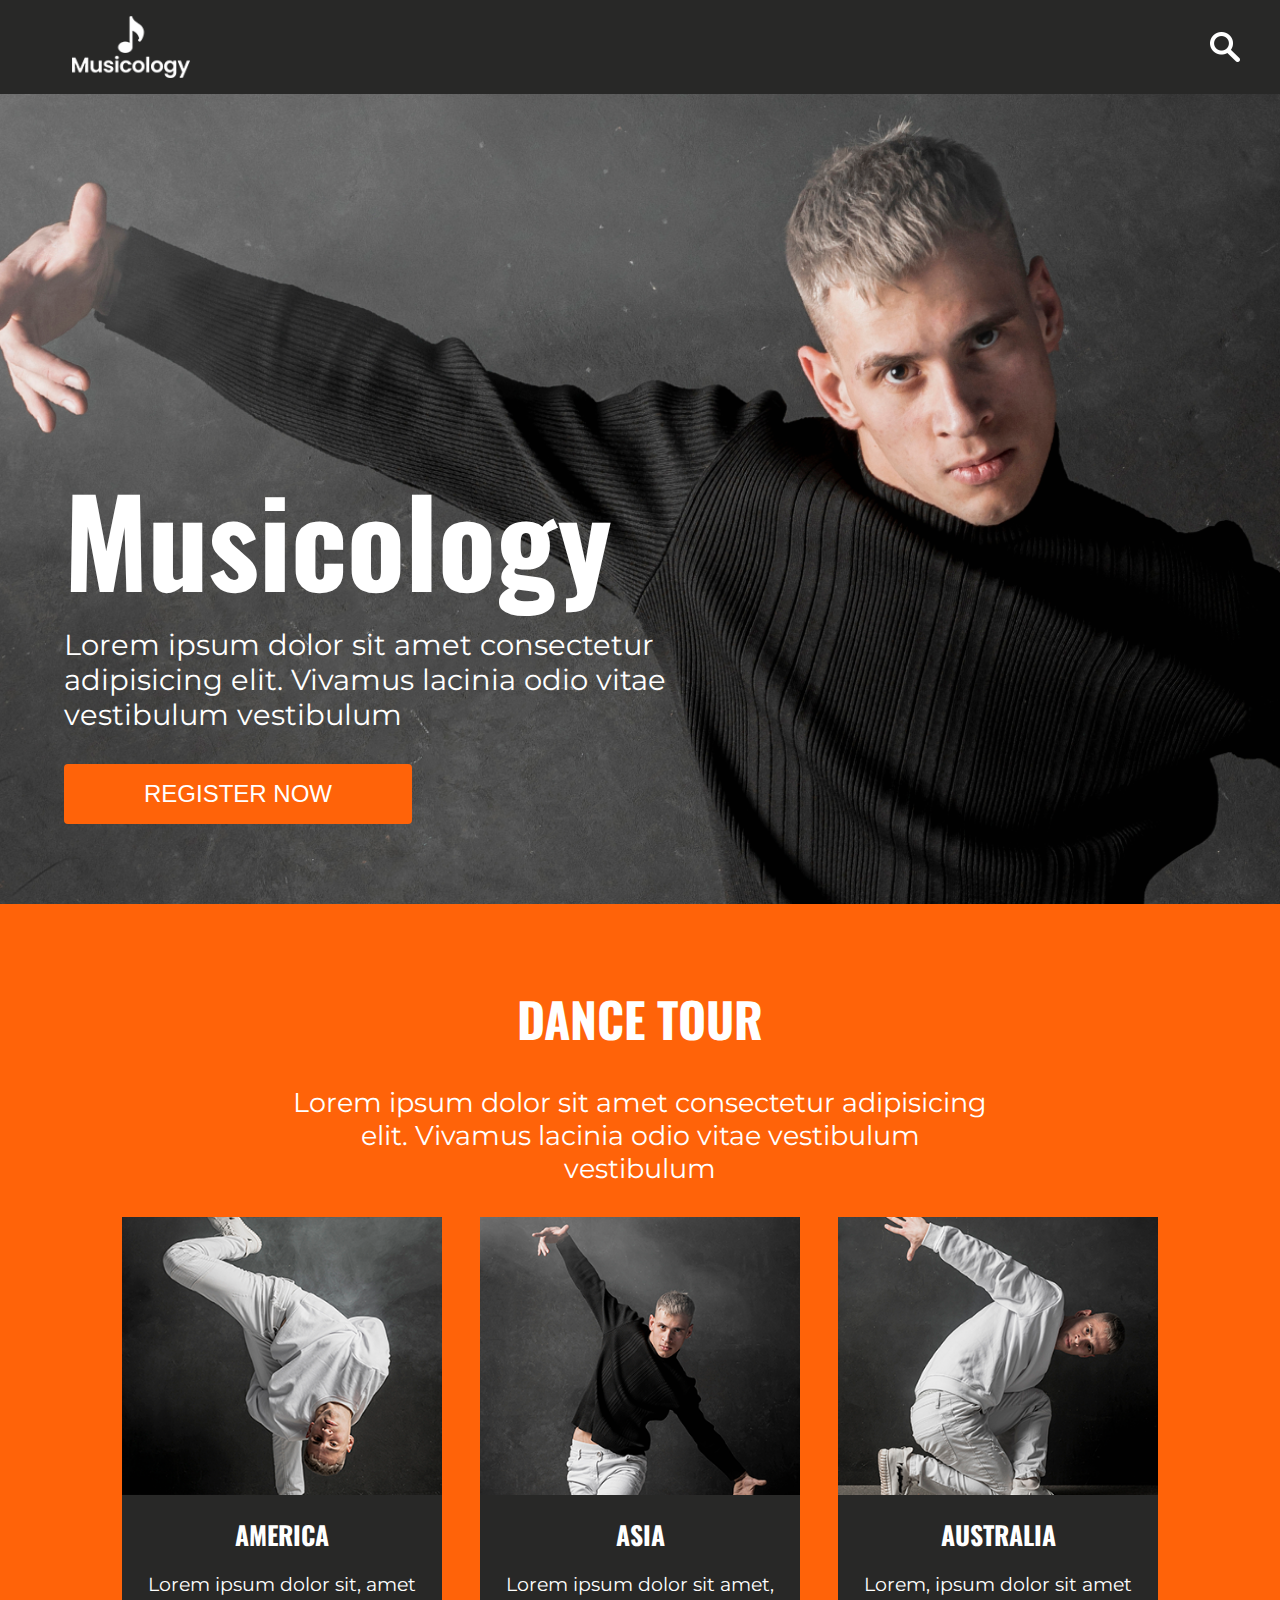
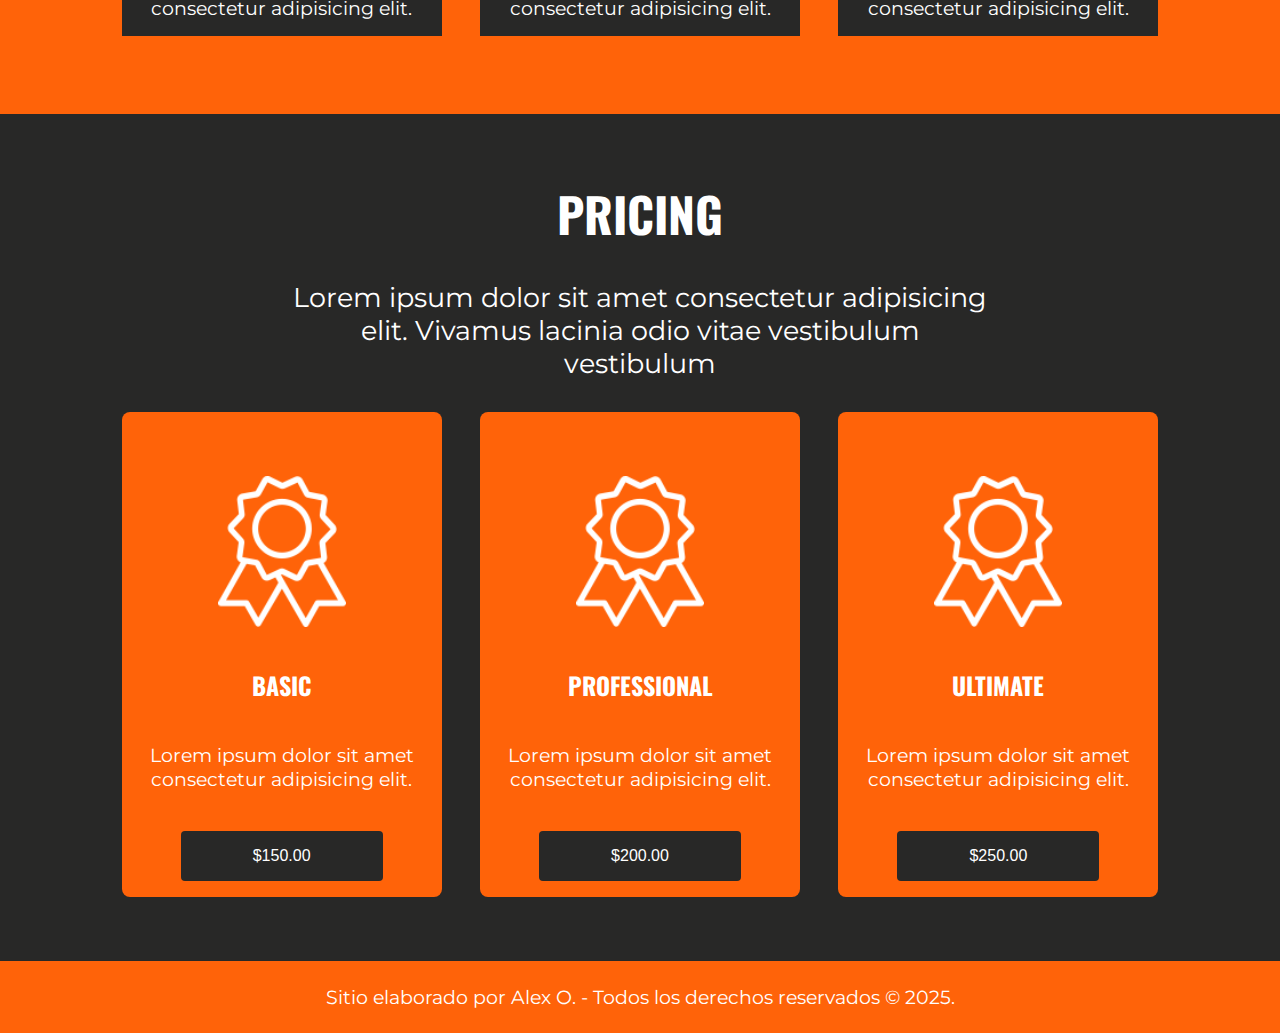
<file: index.html>
<!DOCTYPE html>
<html lang="en">
<head>
    <meta charset="UTF-8">
    <meta name="viewport" content="width=device-width, initial-scale=1.0">
    <title>Document</title>
    <link href="https://fonts.googleapis.com/css2?family=Montserrat:wght@400;600&family=Oswald:wght@400;600&display=swap" rel="stylesheet">

    <link rel="stylesheet" href="styles/style.css">
</head>
<body>
    <header>
            <img src="assets/images/logo.png" alt="" class="img1">
            <img src="assets/images/search.png" alt="">
    </header>
    <div class="contenedor1">
        <section>
            <h1>Musicology</h1>
            <p>Lorem ipsum dolor sit amet consectetur adipisicing elit. Vivamus lacinia odio vitae vestibulum vestibulum</p>
            <button>REGISTER NOW</button>
        </section>
    </div>
    <div class="contenedor2">
        <h1>DANCE TOUR</h1>
        <p>Lorem ipsum dolor sit amet consectetur adipisicing elit. Vivamus lacinia odio vitae vestibulum vestibulum</p>
        <section class="seccion1">
            <article >
                <img src="assets/images/pic01.png" alt="">
                <h3>AMERICA</h3>
                <P>Lorem ipsum dolor sit, amet consectetur adipisicing elit.</P>
            </article>
            <article >
                <img src="assets/images/pic02.png" alt="">
                <h3>ASIA</h3>
                <p>Lorem ipsum dolor sit amet, consectetur adipisicing elit.</p>
            </article>
            <article >
                <img src="assets/images/pic03.png" alt="">
                <h3>AUSTRALIA</h3>
                <p>Lorem, ipsum dolor sit amet consectetur adipisicing elit.</p>
            </article>
        </section>
    </div>
    <div class="contenedor3">
        <h1>PRICING</h1>
        <p>Lorem ipsum dolor sit amet consectetur adipisicing elit. Vivamus lacinia odio vitae vestibulum vestibulum</p>
        <section class="seccion2">
            <article class="articulo1">
                <img src="assets/images/badge.png" alt="">
                <h3>BASIC</h3>
                <p>Lorem ipsum dolor sit amet consectetur adipisicing elit.</p>
                <button>$150.00</button>
            </article>
            <article class="articulo2">
                <img src="assets/images/badge.png" alt="">
                <h3>PROFESSIONAL</h3>
                <p>Lorem ipsum dolor sit amet consectetur adipisicing elit.</p>
                <button>$200.00</button>
            </article>
            <article class="articulo3">
                <img src="assets/images/badge.png" alt="">
                <h3>ULTIMATE</h3>
                <p>Lorem ipsum dolor sit amet consectetur adipisicing elit.</p>
                <button>$250.00</button>
            </article>
        </section>
    </div>
    <footer>
        <p>Sitio elaborado por Alex O. - Todos los derechos reservados &#169; 2025.</p>
    </footer>
</body>
</html>
</file>
<file: styles/style.css>
* {
    margin: 0;
    padding: 0;
    box-sizing: border-box;
}
body {
    height: auto;
    width: 100%;
      color: white;
}
h3{
    font-size: 1.7rem;
}
h3,
h1{
    font-family: Oswald;
}
p{
    font-size: 1.2rem;
    font-family: Montserrat;
}
header {
    width: 100%;
    display: flex;
    justify-content: space-between;
    align-items: center;
    padding: 1rem 2.5rem;
    background-color:  rgb(40, 40, 39);
}

header img {
    max-width: 150px;
    height: auto;
    padding-left: 2rem;
}
.contenedor2 h1,
.contenedor3 h1{
    font-size: 3rem;
}

.contenedor2 p,
.contenedor3 p{
    width: 55%;
    font-size: 1.7rem;
    text-align: center;
}
/*contendor 1*/

.contenedor1{
    width: 100%;
    min-height: 90vh;
    background-image: url(../assets/images/background.png);
    background-size: cover;
    background-repeat: no-repeat;
    background-position: center center;
    display: flex;
    flex-direction: column;
    align-items:flex-start;
    justify-content: flex-end;
    padding: 0rem 0rem 0rem 4rem;
}
.contenedor1 h1{
    font-size: 7.5rem;
}
.contenedor1 p{
    font-size: 1.8rem;
    width: 50%;
}
.contenedor1 button{
    padding: 1rem 5rem;
    margin: 2rem 0rem 5rem 0rem;
    background-color: #FF6309;
    color: white;
    border: 0px;
    border-radius: 4px;
    font-size: 1.5rem;
}

/*contenedor 2 */

.contenedor2{
    width: 100%;
    min-height: 90vh;
    display: flex;
    flex-direction: column;
    justify-content: center;
    align-items: center;
    background-color: #FF6309;
    gap: 2rem;
    padding: 4rem 0rem;    
}
.contenedor2 .seccion1{
    min-width: 80%;
    height: auto;
    display: flex;
    gap: 2.4rem;
    align-items: center;
    justify-content: center;
}
.seccion1 article{
    width: 25%;
    display: flex;
    flex-direction: column;
    gap: 1.2rem;
    padding-bottom: 1rem;
    align-items: center;
    text-align: center;
    background-color:  rgb(40, 40, 39);
}
.seccion1 article img{
    width: 100%;
    height: auto;
}
.seccion1 article h3{
    font-size: 1.6rem;
}
.seccion1 article p{
    width: 90%;
    font-size:1.2rem ;
}

/* contenedor 3 */

.contenedor3{
    width: 100%;
    min-height: 90vh;
    display: flex;
    flex-direction: column;
    justify-content: center;
    align-items: center;
    background-color: rgb(40, 40, 39);
    gap: 2rem;
    padding: 4rem 0rem;    
}
.contenedor3 .seccion2{
    min-width: 80%;
    height: auto;
    display: flex;
    gap: 2.4rem;
    align-items: center;
    justify-content: center;
}
.seccion2 article{
    width: 25%;
    display: flex;
    gap: 2.5rem;
    flex-direction: column;
    text-align: center;
    align-items: center;
    background-color: #FF6309;
    padding: 4rem 0rem 1rem 0rem;
    border-radius: 8px;
}
.seccion2 article img{
    width: 40%;
    height: auto;
}
.contenedor3 .seccion2 article h3{
    font-size: 1.5rem;
}
.contenedor3 .seccion2 article p{
    width: 90%;
    font-size:1.2rem ;
}
.seccion2 button{
    padding: 1rem 4.5rem;
    background-color:  rgb(40, 40, 39);
    border: 0px;
    font-size: 1rem;
    border-radius: 4px;
    color: white;
}
footer{
    width: 100%;
    height: auto;
    text-align: center;
    padding: 1.5rem 0rem;
    background-color: #FF6309;
}



@media (max-width: 1279px) {

    header {
        flex-direction: column;
        text-align: center;
        padding: 1rem;
    }

    header img {
        max-width: 120px;
        padding: 0;
    }

    .contenedor1 {
        align-items: center;
        padding: 2rem;
        text-align: center;
    }

    .contenedor1 h1 {
        font-size: 4.5rem;
    }

    .contenedor1 p {
        width: 80%;
        font-size: 1.4rem;
    }

    .contenedor2 p,
    .contenedor3 p {
        width: 80%;
        font-size: 1.4rem;
    }

    .contenedor2 .seccion1,
    .contenedor3 .seccion2 {
        flex-wrap: wrap;
        gap: 2rem;
    }

    .seccion1 article,
    .seccion2 article {
        width: 45%;
    }
}


@media (max-width: 768px) {

    header {
        flex-direction: column;
        text-align: center;
    }

    .contenedor1 {
        align-items: center;
        text-align: center;
        padding: 2rem 1rem;
        background-position: center;
    }

    .contenedor1 h1 {
        font-size: 3.5rem;
    }

    .contenedor1 p {
        width: 90%;
        font-size: 1.3rem;
    }

    .contenedor1 button {
        padding: 1rem 3rem;
        font-size: 1.2rem;
    }

    .contenedor2 h1,
    .contenedor3 h1 {
        font-size: 2.5rem;
    }

    .contenedor2 .seccion1,
    .contenedor3 .seccion2 {
        flex-direction: column;
    }

    .seccion1 article,
    .seccion2 article {
        width: 80%;
    }

    .seccion2 article img {
        width: 60%;
    }
}


@media (max-width: 480px) {

    h1 {
        font-size: 2.2rem;
    }

    h3 {
        font-size: 1.4rem;
    }

    p {
        font-size: 1rem;
    }

    header img {
        max-width: 100px;
    }

    .contenedor1 h1 {
        font-size: 2.8rem;
    }

    .contenedor1 p {
        width: 95%;
        font-size: 1.1rem;
    }

    .contenedor1 button {
        padding: 0.8rem 2.5rem;
        font-size: 1rem;
    }

    .contenedor2,
    .contenedor3 {
        padding: 2rem 1rem;
    }

    .seccion1 article,
    .seccion2 article {
        width: 100%;
        border-radius: 6px;
    }

    footer {
        font-size: 0.9rem;
        padding: 1rem 0;
    }
}
</file>
